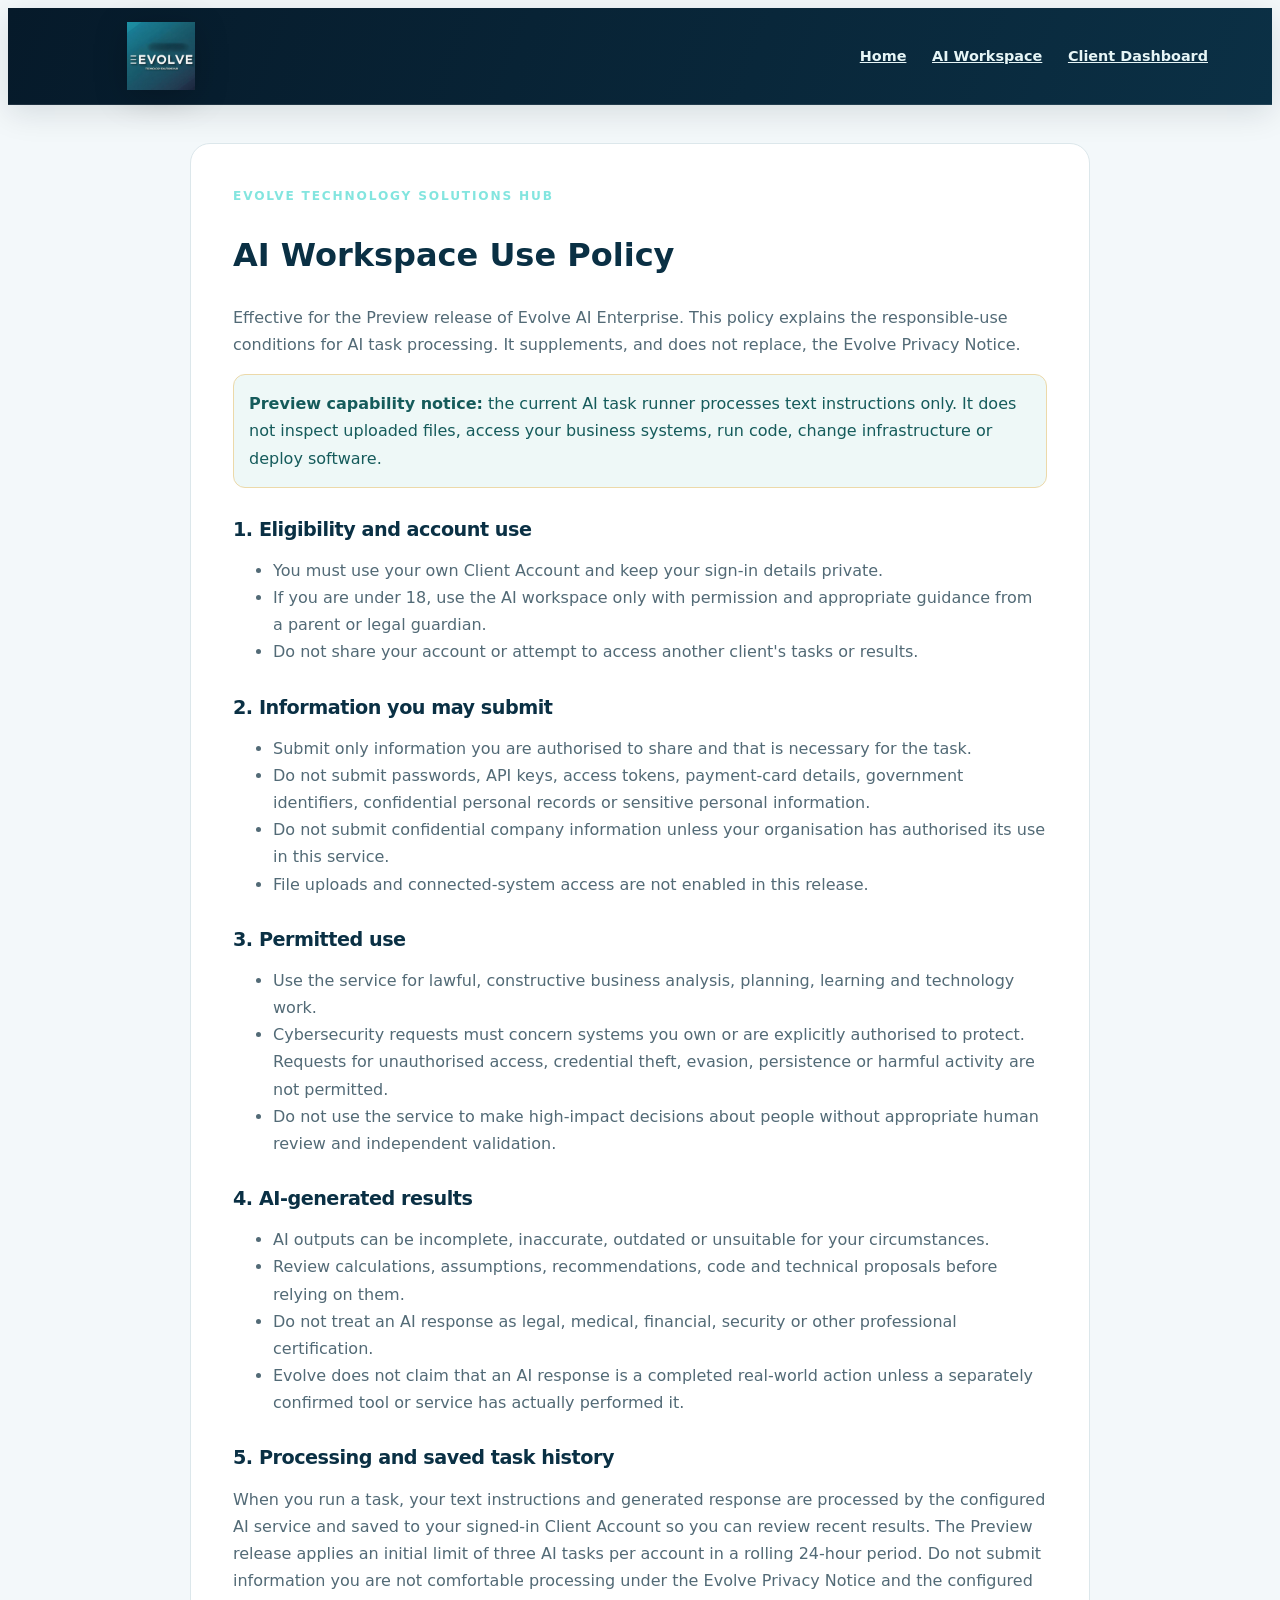
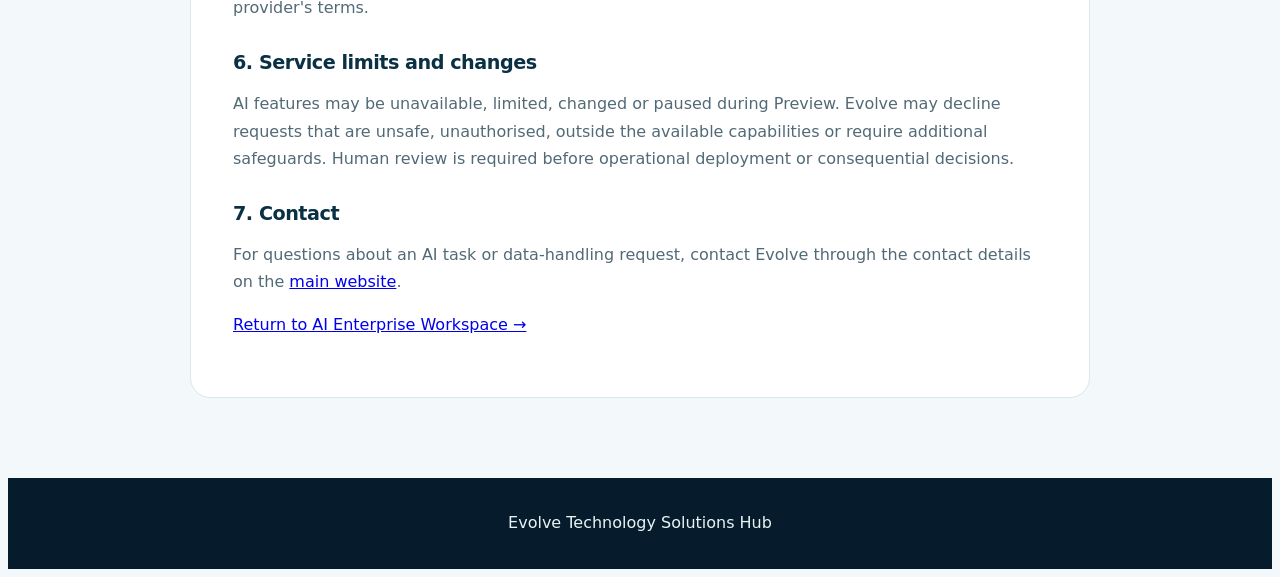
<file: evolve-platform 3/ai-use-policy.html>
<!doctype html>
<html lang="en"><head><meta charset="utf-8"><meta name="viewport" content="width=device-width,initial-scale=1"><title>AI Workspace Use Policy | Evolve</title><link rel="stylesheet" href="shared.css"><style>.policy{width:min(900px,calc(100% - 32px));margin:38px auto 80px;background:#fff;border:1px solid #dce7eb;border-radius:20px;padding:clamp(22px,4vw,42px);line-height:1.7}.policy h1,.policy h2{color:#0a3044}.policy h2{margin-top:30px;font-size:1.2rem}.policy p,.policy li{color:#526a76}.policy .notice{padding:15px;border-radius:12px;background:#eef8f7;color:#155b5b}</style></head><body><header><a href="index.html"><img src="assets/evolve-logo.jpg" alt="Evolve"></a><nav><a href="index.html">Home</a><a href="ai-workspace.html">AI Workspace</a><a href="client-dashboard.html">Client Dashboard</a></nav></header><main class="policy"><div class="kicker">Evolve Technology Solutions Hub</div><h1>AI Workspace Use Policy</h1><p>Effective for the Preview release of Evolve AI Enterprise. This policy explains the responsible-use conditions for AI task processing. It supplements, and does not replace, the Evolve Privacy Notice.</p><div class="notice"><strong>Preview capability notice:</strong> the current AI task runner processes text instructions only. It does not inspect uploaded files, access your business systems, run code, change infrastructure or deploy software.</div><h2>1. Eligibility and account use</h2><ul><li>You must use your own Client Account and keep your sign-in details private.</li><li>If you are under 18, use the AI workspace only with permission and appropriate guidance from a parent or legal guardian.</li><li>Do not share your account or attempt to access another client's tasks or results.</li></ul><h2>2. Information you may submit</h2><ul><li>Submit only information you are authorised to share and that is necessary for the task.</li><li>Do not submit passwords, API keys, access tokens, payment-card details, government identifiers, confidential personal records or sensitive personal information.</li><li>Do not submit confidential company information unless your organisation has authorised its use in this service.</li><li>File uploads and connected-system access are not enabled in this release.</li></ul><h2>3. Permitted use</h2><ul><li>Use the service for lawful, constructive business analysis, planning, learning and technology work.</li><li>Cybersecurity requests must concern systems you own or are explicitly authorised to protect. Requests for unauthorised access, credential theft, evasion, persistence or harmful activity are not permitted.</li><li>Do not use the service to make high-impact decisions about people without appropriate human review and independent validation.</li></ul><h2>4. AI-generated results</h2><ul><li>AI outputs can be incomplete, inaccurate, outdated or unsuitable for your circumstances.</li><li>Review calculations, assumptions, recommendations, code and technical proposals before relying on them.</li><li>Do not treat an AI response as legal, medical, financial, security or other professional certification.</li><li>Evolve does not claim that an AI response is a completed real-world action unless a separately confirmed tool or service has actually performed it.</li></ul><h2>5. Processing and saved task history</h2><p>When you run a task, your text instructions and generated response are processed by the configured AI service and saved to your signed-in Client Account so you can review recent results. The Preview release applies an initial limit of three AI tasks per account in a rolling 24-hour period. Do not submit information you are not comfortable processing under the Evolve Privacy Notice and the configured provider's terms.</p><h2>6. Service limits and changes</h2><p>AI features may be unavailable, limited, changed or paused during Preview. Evolve may decline requests that are unsafe, unauthorised, outside the available capabilities or require additional safeguards. Human review is required before operational deployment or consequential decisions.</p><h2>7. Contact</h2><p>For questions about an AI task or data-handling request, contact Evolve through the contact details on the <a href="index.html#contact">main website</a>.</p><p><a href="ai-workspace.html">Return to AI Enterprise Workspace →</a></p></main><footer>Evolve Technology Solutions Hub</footer></body></html>
</file>
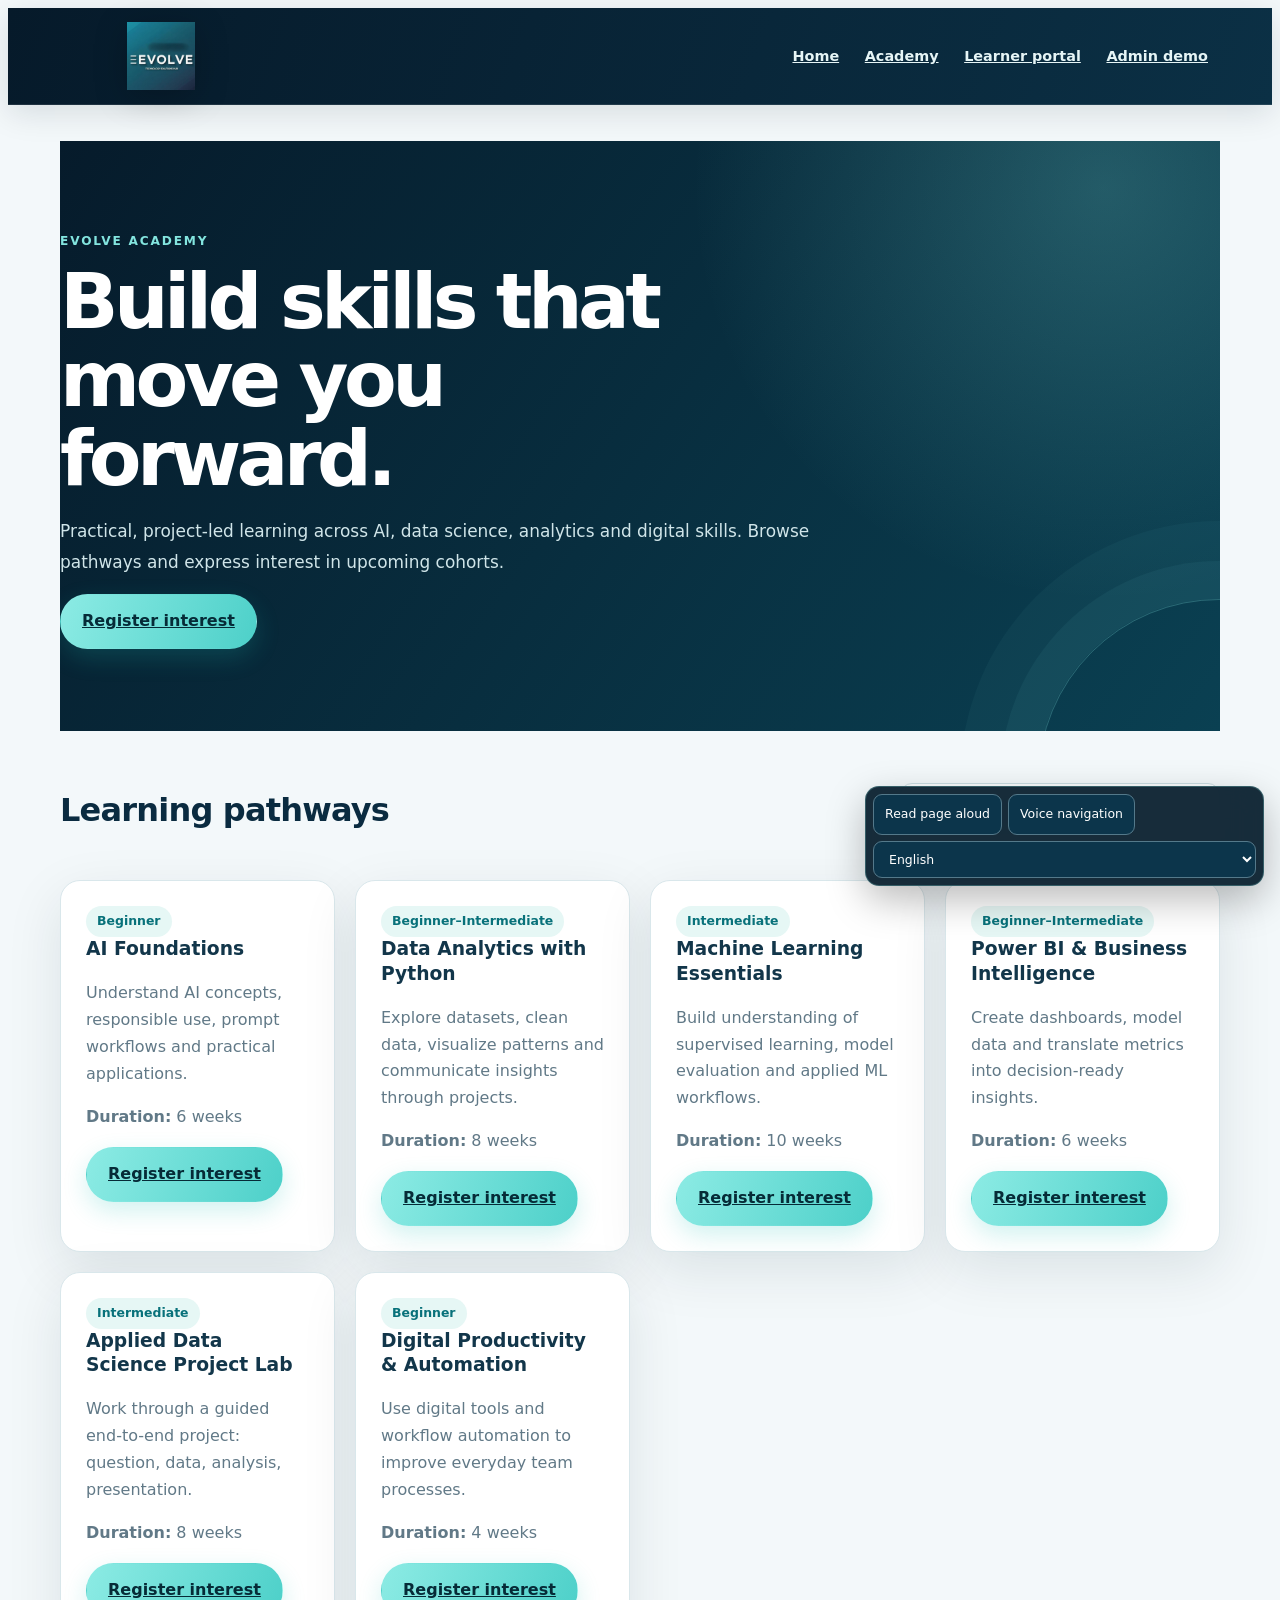
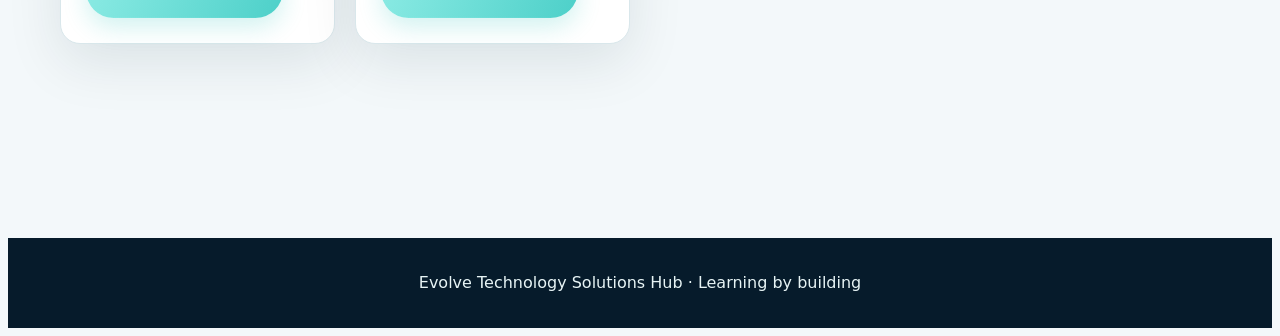
<file: evolve-platform 3/courses.html>
<!doctype html><html lang="en"><head><meta charset="utf-8"><meta name="viewport" content="width=device-width,initial-scale=1"><title>Evolve Academy | Courses</title><link rel="stylesheet" href="shared.css"></head><body><header><a href="index.html"><img src="assets/evolve-logo.jpg" alt="Evolve"></a><nav><a href="index.html">Home</a><a href="courses.html">Academy</a><a href="portal.html">Learner portal</a><a href="admin.html">Admin demo</a></nav></header><main class="wrap"><section class="hero"><div class="kicker">Evolve Academy</div><h1>Build skills that move you forward.</h1><p>Practical, project-led learning across AI, data science, analytics and digital skills. Browse pathways and express interest in upcoming cohorts.</p><a class="btn" href="portal.html#register">Register interest</a></section><div class="toolbar"><h2>Learning pathways</h2><input class="input" style="max-width:320px" id="filter" placeholder="Search courses"></div><div class="grid" id="catalog"></div></main><footer>Evolve Technology Solutions Hub · Learning by building</footer><script>const courses=[['AI Foundations','Understand AI concepts, responsible use, prompt workflows and practical applications.','Beginner','6 weeks'],['Data Analytics with Python','Explore datasets, clean data, visualize patterns and communicate insights through projects.','Beginner–Intermediate','8 weeks'],['Machine Learning Essentials','Build understanding of supervised learning, model evaluation and applied ML workflows.','Intermediate','10 weeks'],['Power BI & Business Intelligence','Create dashboards, model data and translate metrics into decision-ready insights.','Beginner–Intermediate','6 weeks'],['Applied Data Science Project Lab','Work through a guided end-to-end project: question, data, analysis, presentation.','Intermediate','8 weeks'],['Digital Productivity & Automation','Use digital tools and workflow automation to improve everyday team processes.','Beginner','4 weeks']];function render(q=''){document.getElementById('catalog').innerHTML=courses.filter(c=>c.join(' ').toLowerCase().includes(q.toLowerCase())).map(c=>`<article class="card"><span class="pill">${c[2]}</span><h3>${c[0]}</h3><p class="muted">${c[1]}</p><p><b>Duration:</b> ${c[3]}</p><a class="btn secondary" href="portal.html#register">Register interest</a></article>`).join('')}document.getElementById('filter').oninput=e=>render(e.target.value);render();</script><div class="mini-access" role="region" aria-label="Accessibility tools"><button id="mini-read">Read page aloud</button><button id="mini-voice">Voice navigation</button><select id="mini-lang" aria-label="Speech language"><option value="en-US">English</option><option value="fr-FR">French</option><option value="es-ES">Spanish</option><option value="pt-PT">Portuguese</option><option value="ar-SA">Arabic</option><option value="hi-IN">Hindi</option><option value="zh-CN">Chinese</option><option value="de-DE">German</option><option value="sw-KE">Swahili</option></select></div><style>.mini-access{position:fixed;z-index:999;bottom:12px;right:12px;background:#082b40;color:#fff;padding:8px;border-radius:14px;display:flex;gap:6px;flex-wrap:wrap;max-width:95vw}.mini-access button,.mini-access select{background:#0c354b;color:white;border:1px solid #54798a;padding:8px;border-radius:9px;font:inherit;font-size:.8rem}.mini-access button:focus,.mini-access select:focus{outline:3px solid #8ce8e1}@media(max-width:600px){.mini-access{left:8px;right:8px;justify-content:center}}</style><script>(()=>{let l=document.getElementById('mini-lang');function say(t){if(!('speechSynthesis'in window))return;speechSynthesis.cancel();let u=new SpeechSynthesisUtterance(t);u.lang=l.value;speechSynthesis.speak(u)}document.getElementById('mini-read').onclick=()=>say(document.body.innerText.slice(0,6000));document.getElementById('mini-voice').onclick=()=>{let SR=window.SpeechRecognition||window.webkitSpeechRecognition;if(!SR){say('Speech recognition is unavailable in this browser.');return}let r=new SR();r.lang=l.value;r.onresult=e=>{let q=e.results[0][0].transcript.toLowerCase();if(q.includes('home'))location.href='index.html';else if(q.includes('academy')||q.includes('course'))location.href='courses.html';else if(q.includes('portal'))location.href='portal.html';else if(q.includes('admin'))say('Administration is restricted to authorized staff.');else say('Try home, courses, learner portal, or administration.');};r.start()}})();</script></body></html>
</file>
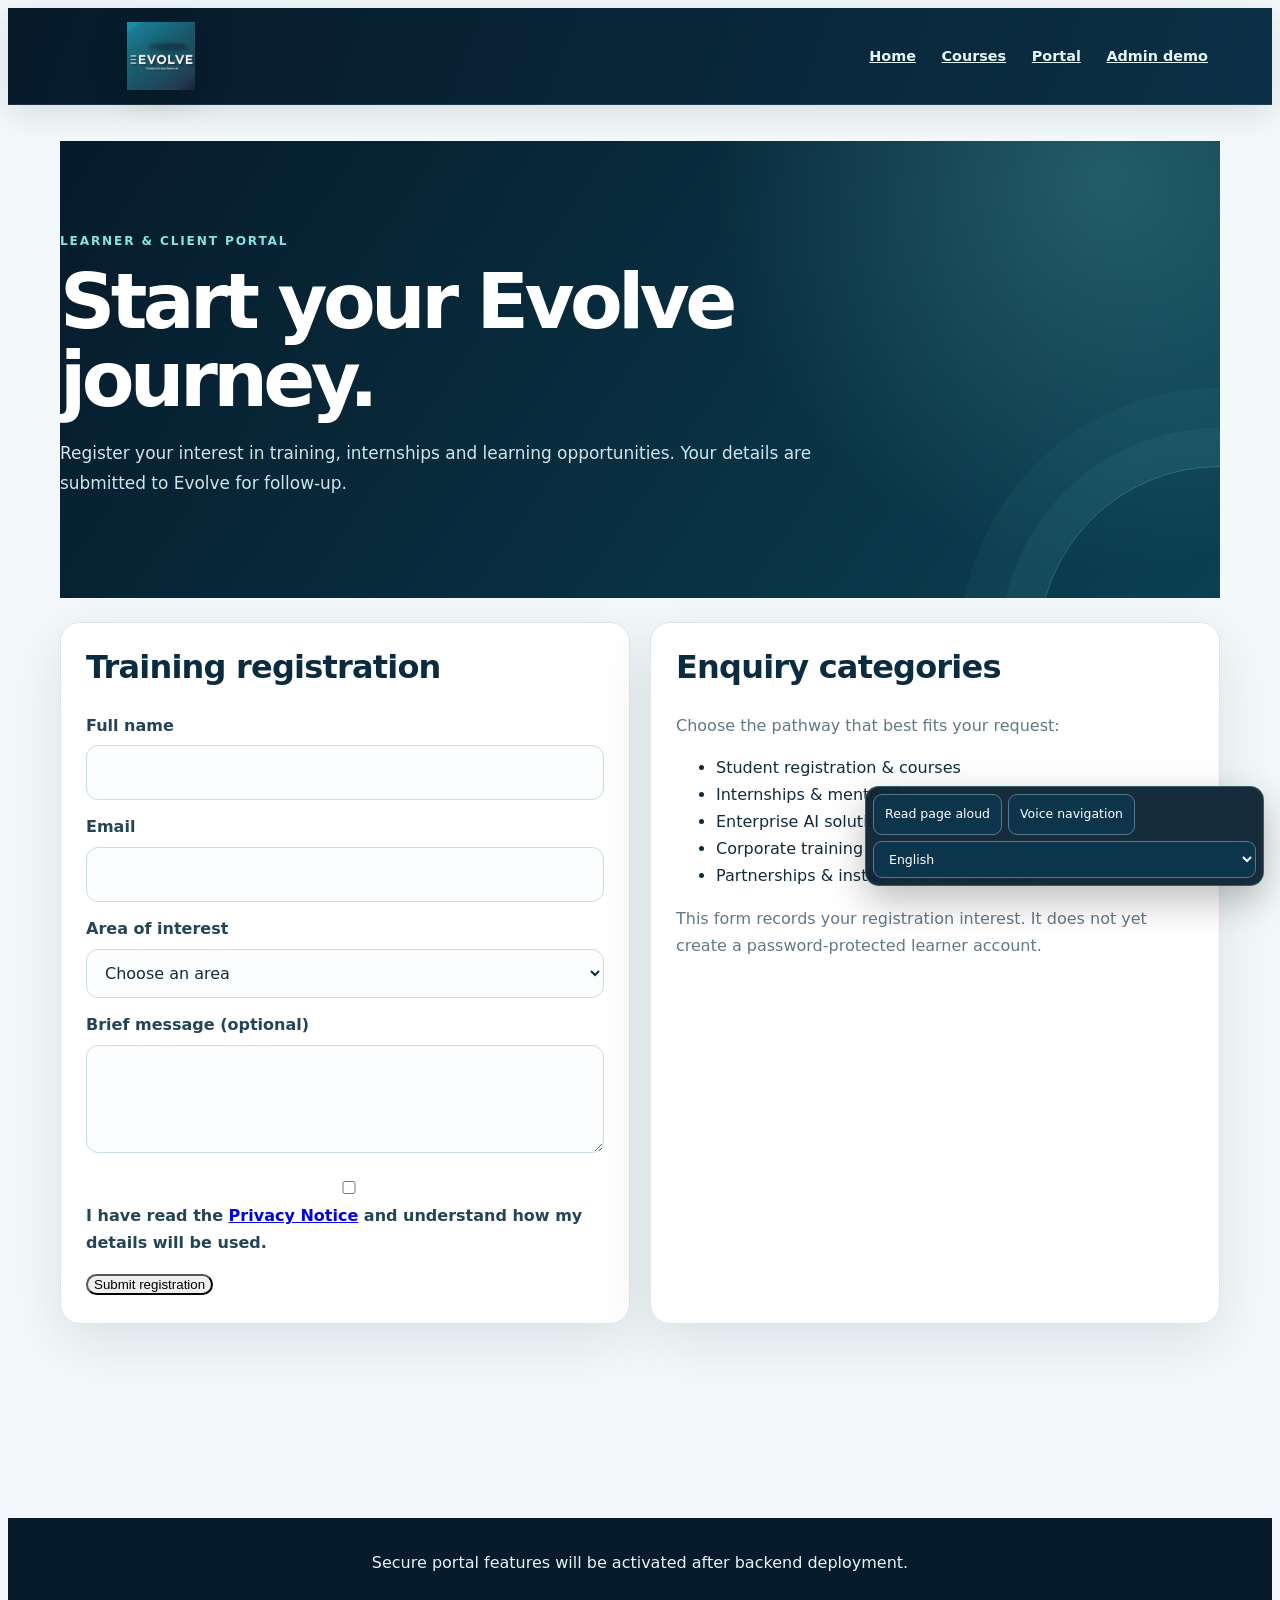
<file: evolve-platform 3/portal.html>
<!doctype html><html lang="en"><head><meta charset="utf-8"><meta name="viewport" content="width=device-width,initial-scale=1"><title>Evolve Portal | Registration</title><link rel="stylesheet" href="shared.css"></head><body><header><a href="index.html"><img src="assets/evolve-logo.jpg" alt="Evolve"></a><nav><a href="index.html">Home</a><a href="courses.html">Courses</a><a href="portal.html">Portal</a><a href="admin.html">Admin demo</a></nav></header><main class="wrap"><section class="hero"><div class="kicker">Learner & client portal</div><h1>Start your Evolve journey.</h1><p>Register your interest in training, internships and learning opportunities. Your details are submitted to Evolve for follow-up.</p></section><div class="grid"><div class="card"><h2>Training registration</h2><form id="reg">
<div class="field"><label for="reg-name">Full name</label><input id="reg-name" class="input" name="name" autocomplete="name" required maxlength="120"></div>
<div class="field"><label for="reg-email">Email</label><input id="reg-email" class="input" name="email" type="email" autocomplete="email" required maxlength="254"></div>
<div class="field"><label for="reg-interest">Area of interest</label><select id="reg-interest" class="input" name="interest" required><option value="">Choose an area</option><option>AI Foundations</option><option>Data Analytics</option><option>Machine Learning</option><option>Power BI / Business Intelligence</option><option>Digital Productivity</option><option>Internship</option></select></div>
<div class="field"><label for="reg-message">Brief message (optional)</label><textarea id="reg-message" class="input" name="message" rows="3" maxlength="2000"></textarea></div>
<div class="field" style="position:absolute;left:-10000px" aria-hidden="true"><label for="reg-website">Leave this field empty</label><input id="reg-website" name="website" tabindex="-1" autocomplete="off"></div>
<div class="field"><label><input type="checkbox" name="privacyConsent" required> I have read the <a href="privacy.html" target="_blank" rel="noopener">Privacy Notice</a> and understand how my details will be used.</label></div>
<button type="submit">Submit registration</button>
</form><div id="msg"></div></div><div class="card"><h2>Enquiry categories</h2><p>Choose the pathway that best fits your request:</p><ul><li>Student registration & courses</li><li>Internships & mentorship</li><li>Enterprise AI solutions</li><li>Corporate training</li><li>Partnerships & institutional collaboration</li></ul><p class="muted">This form records your registration interest. It does not yet create a password-protected learner account.</p></div></div><section id="register"></section></main><footer>Secure portal features will be activated after backend deployment.</footer><script>
document.getElementById('reg').addEventListener('submit', async event => {
  event.preventDefault();
  const form = event.currentTarget;
  if (!form.reportValidity()) return;
  const button = form.querySelector('button[type="submit"]');
  const data = new FormData(form);
  const msg = document.getElementById('msg');
  button.disabled = true; button.textContent = 'Submitting…';
  msg.textContent = 'Submitting your registration…';
  try {
    const response = await fetch('/api/submissions', {
      method: 'POST', headers: { 'Content-Type': 'application/json' },
      body: JSON.stringify({
        type: 'registration', name: data.get('name'), email: data.get('email'),
        interest: data.get('interest'), message: data.get('message'),
        website: data.get('website'), privacyConsent: data.get('privacyConsent') === 'on'
      })
    });
    const result = await response.json();
    if (!response.ok || !result.ok) throw new Error(result.message || 'Registration could not be submitted.');
    msg.className = 'notice'; msg.textContent = result.message;
    form.reset();
  } catch (error) {
    msg.className = 'notice'; msg.textContent = error.message || 'We could not submit your registration. Please try again.';
  } finally { button.disabled = false; button.textContent = 'Submit registration'; }
});
</script><div class="mini-access" role="region" aria-label="Accessibility tools"><button id="mini-read">Read page aloud</button><button id="mini-voice">Voice navigation</button><select id="mini-lang" aria-label="Speech language"><option value="en-US">English</option><option value="fr-FR">French</option><option value="es-ES">Spanish</option><option value="pt-PT">Portuguese</option><option value="ar-SA">Arabic</option><option value="hi-IN">Hindi</option><option value="zh-CN">Chinese</option><option value="de-DE">German</option><option value="sw-KE">Swahili</option></select></div><style>.mini-access{position:fixed;z-index:999;bottom:12px;right:12px;background:#082b40;color:#fff;padding:8px;border-radius:14px;display:flex;gap:6px;flex-wrap:wrap;max-width:95vw}.mini-access button,.mini-access select{background:#0c354b;color:white;border:1px solid #54798a;padding:8px;border-radius:9px;font:inherit;font-size:.8rem}.mini-access button:focus,.mini-access select:focus{outline:3px solid #8ce8e1}@media(max-width:600px){.mini-access{left:8px;right:8px;justify-content:center}}</style><script>(()=>{let l=document.getElementById('mini-lang');function say(t){if(!('speechSynthesis'in window))return;speechSynthesis.cancel();let u=new SpeechSynthesisUtterance(t);u.lang=l.value;speechSynthesis.speak(u)}document.getElementById('mini-read').onclick=()=>say(document.body.innerText.slice(0,6000));document.getElementById('mini-voice').onclick=()=>{let SR=window.SpeechRecognition||window.webkitSpeechRecognition;if(!SR){say('Speech recognition is unavailable in this browser.');return}let r=new SR();r.lang=l.value;r.onresult=e=>{let q=e.results[0][0].transcript.toLowerCase();if(q.includes('home'))location.href='index.html';else if(q.includes('academy')||q.includes('course'))location.href='courses.html';else if(q.includes('portal'))location.href='portal.html';else if(q.includes('admin'))say('Administration is restricted to authorized staff.');else say('Try home, courses, learner portal, or administration.');};r.start()}})();</script></body></html>
</file>
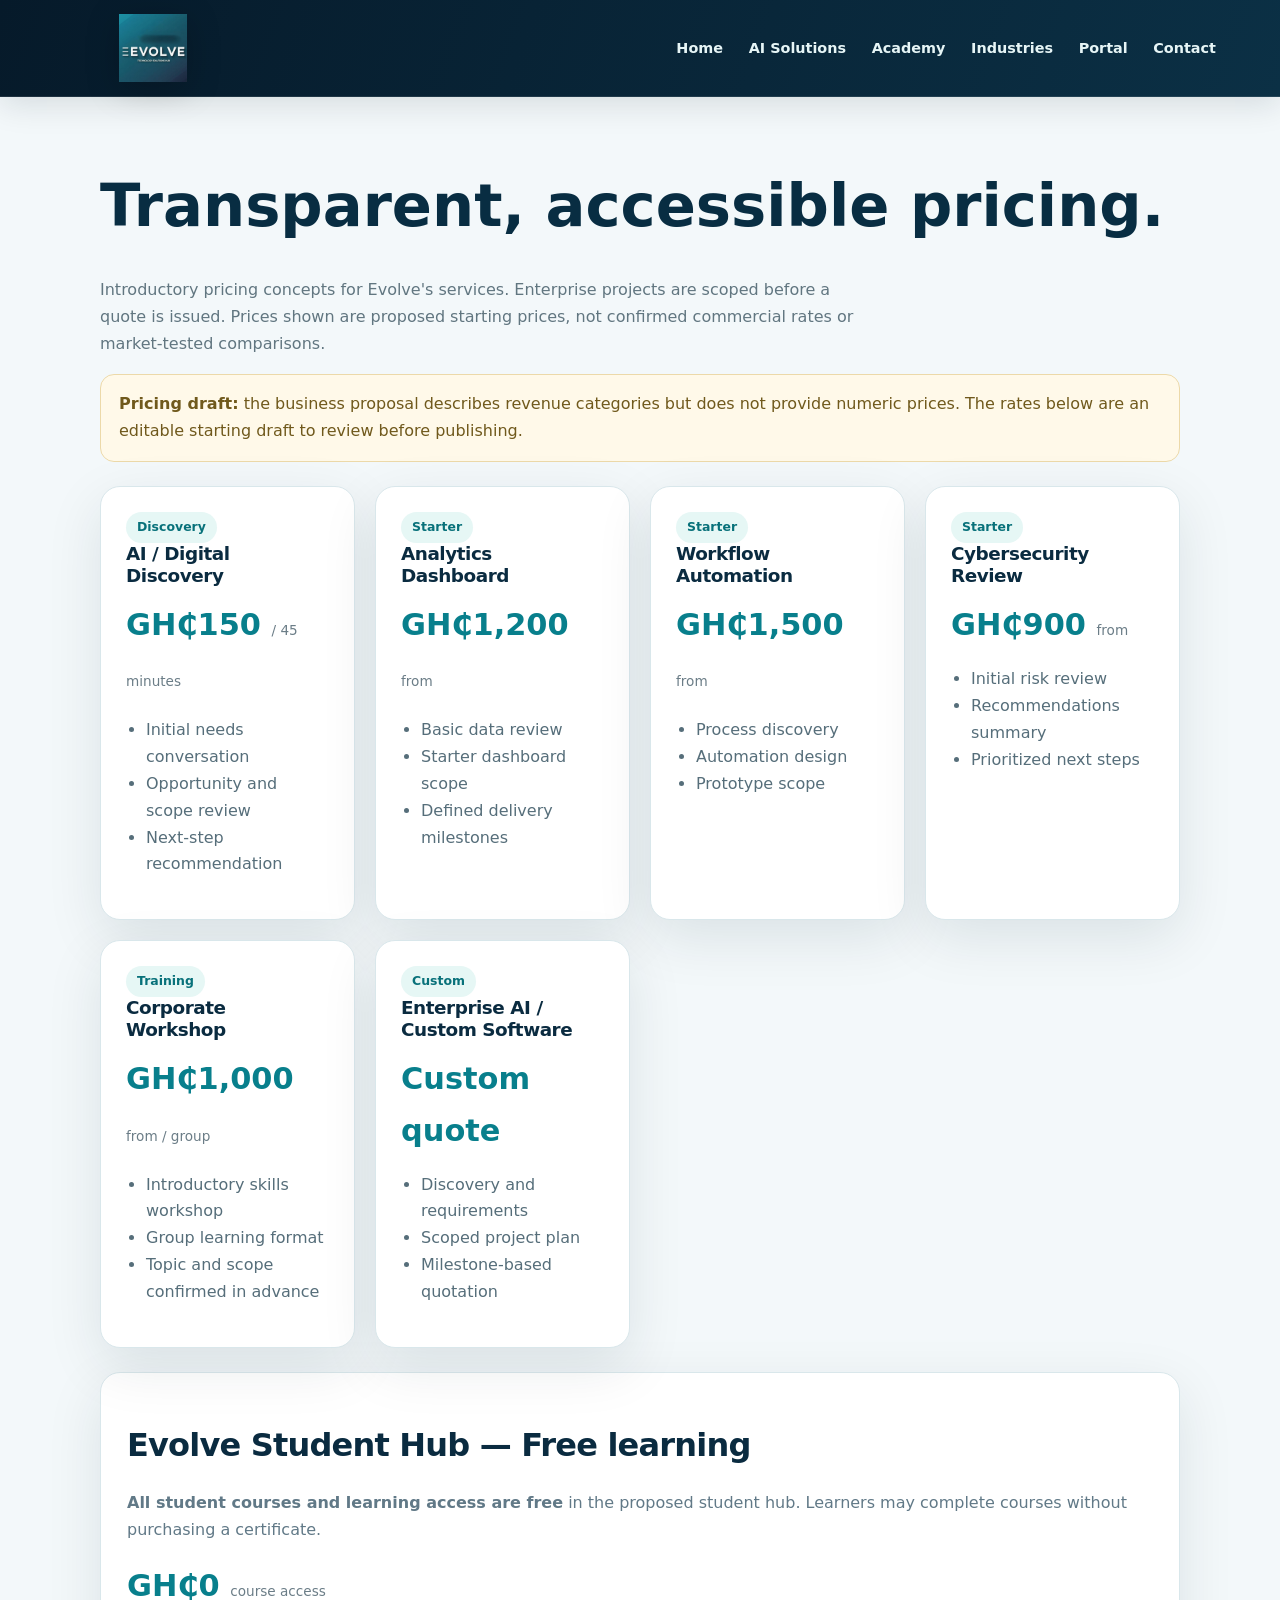
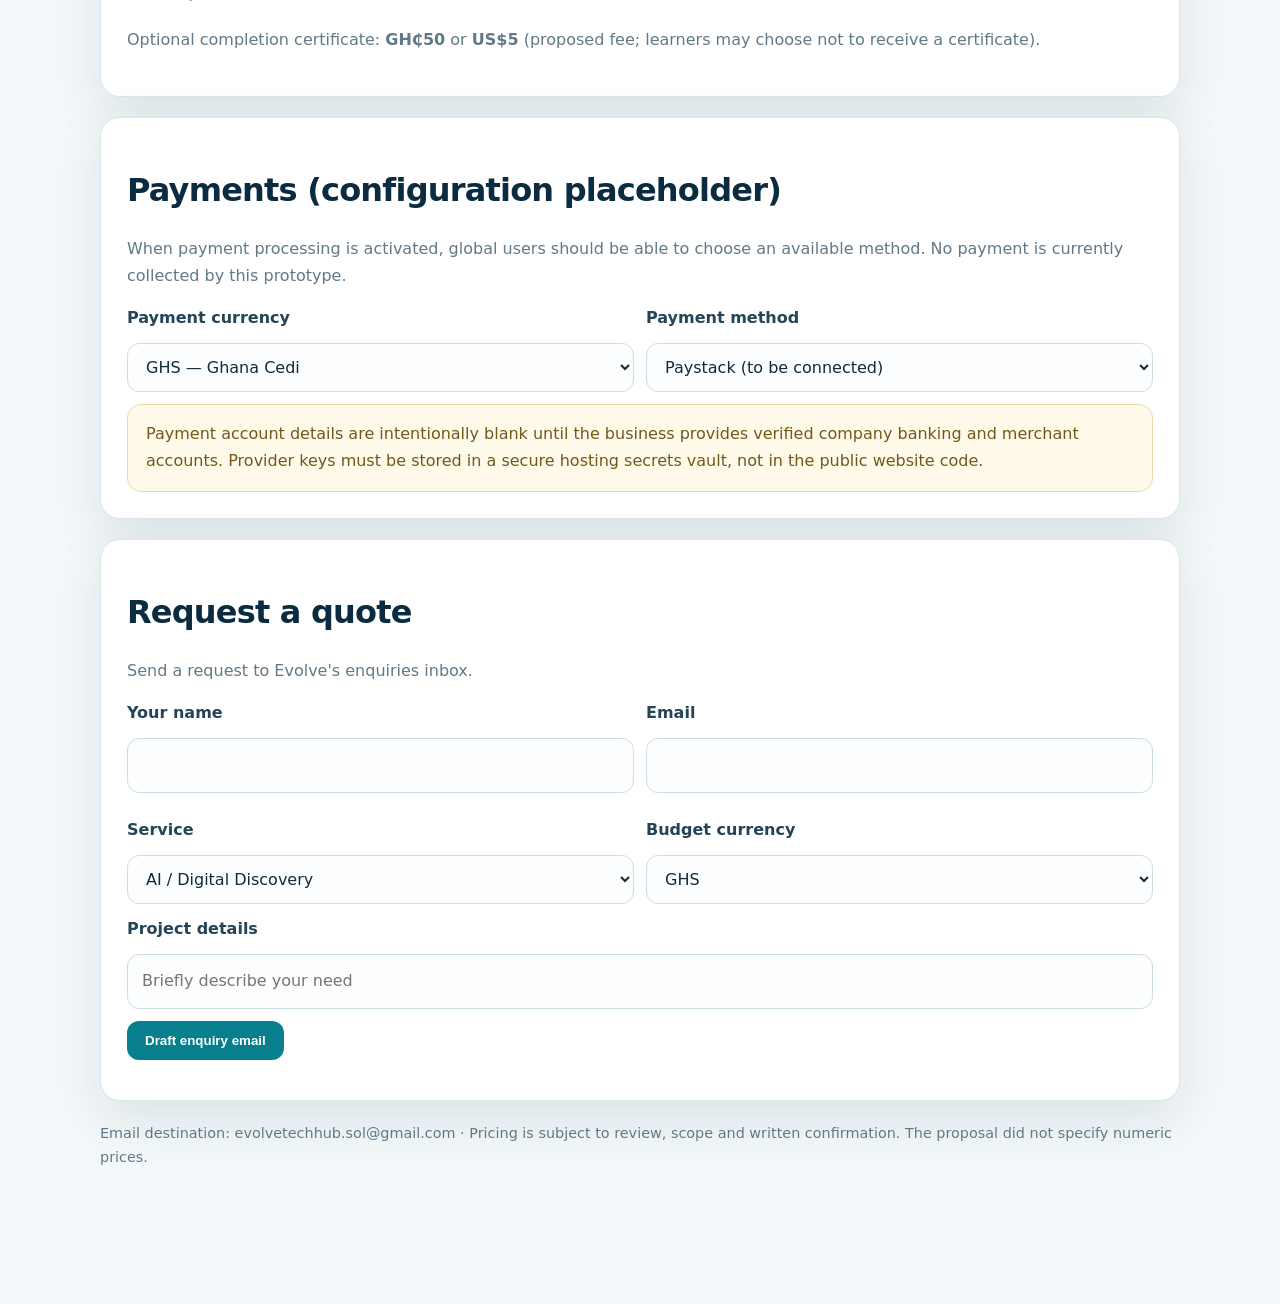
<file: evolve-platform 3/pricing.html>
<!doctype html><html lang="en"><head><meta charset="utf-8"><meta name="viewport" content="width=device-width,initial-scale=1"><title>Pricing | Evolve</title><style>body{margin:0;font-family:system-ui,sans-serif;color:#142d3d;background:#f5f8fa}header{background:#061b2c;color:white;padding:18px 5vw;display:flex;justify-content:space-between;flex-wrap:wrap}a{color:inherit;text-decoration:none}.wrap{max-width:1120px;margin:auto;padding:28px 20px 120px}h1{font-size:clamp(2.2rem,5vw,3.7rem);line-height:1.1;color:#082d42}.intro{color:#617680;max-width:760px}.cards{display:grid;grid-template-columns:repeat(auto-fit,minmax(245px,1fr));gap:15px;margin:26px 0}.card{background:#fff;border:1px solid #dce7eb;border-radius:20px;padding:22px;box-shadow:0 10px 28px #0a30440a}.card h2{font-size:1.15rem;margin:0 0 8px}.price{font-size:1.9rem;font-weight:800;color:#087f8c;margin:12px 0}.price small{font-size:.85rem;font-weight:500;color:#6b7d87}.card ul{padding-left:20px;color:#566e7a}.badge{display:inline-block;background:#e7f5f4;color:#087782;padding:5px 10px;border-radius:30px;font-size:.76rem;font-weight:700}.section{background:#fff;border:1px solid #dce7eb;border-radius:20px;padding:22px;margin:18px 0}.formgrid{display:grid;grid-template-columns:1fr 1fr;gap:12px}input,select{width:100%;padding:11px;border:1px solid #cad9de;border-radius:10px;margin:5px 0 12px}button{cursor:pointer;border:0;border-radius:24px;padding:12px 18px;font-weight:700;background:#087f8c;color:white}button.secondary{background:#eef4f5;color:#14364a;border:1px solid #d5e3e6}.notice{background:#fff8e6;border:1px solid #f1d9a3;border-radius:12px;padding:14px;color:#715819}.small{font-size:.9rem;color:#667983}@media(max-width:650px){.formgrid{grid-template-columns:1fr}}
</style><link rel="stylesheet" href="shared.css"></head><body><header><a href="index.html" aria-label="Evolve home"><img src="assets/evolve-logo.jpg" alt="Evolve Technology Solutions Hub"></a><nav aria-label="Main navigation"><a href="index.html">Home</a><a href="index.html#solutions">AI Solutions</a><a href="courses.html">Academy</a><a href="sector-solutions.html">Industries</a><a href="portal.html">Portal</a><a href="index.html#contact">Contact</a></nav></header><main class="wrap"><h1>Transparent, accessible pricing.</h1><p class="intro">Introductory pricing concepts for Evolve's services. Enterprise projects are scoped before a quote is issued. Prices shown are proposed starting prices, not confirmed commercial rates or market-tested comparisons.</p><p class="notice"><strong>Pricing draft:</strong> the business proposal describes revenue categories but does not provide numeric prices. The rates below are an editable starting draft to review before publishing.</p><div class="cards">
<div class="card"><span class="badge">Discovery</span><h2>AI / Digital Discovery</h2><div class="price">GH₵150 <small>/ 45 minutes</small></div><ul><li>Initial needs conversation</li><li>Opportunity and scope review</li><li>Next-step recommendation</li></ul></div>
<div class="card"><span class="badge">Starter</span><h2>Analytics Dashboard</h2><div class="price">GH₵1,200 <small>from</small></div><ul><li>Basic data review</li><li>Starter dashboard scope</li><li>Defined delivery milestones</li></ul></div>
<div class="card"><span class="badge">Starter</span><h2>Workflow Automation</h2><div class="price">GH₵1,500 <small>from</small></div><ul><li>Process discovery</li><li>Automation design</li><li>Prototype scope</li></ul></div>
<div class="card"><span class="badge">Starter</span><h2>Cybersecurity Review</h2><div class="price">GH₵900 <small>from</small></div><ul><li>Initial risk review</li><li>Recommendations summary</li><li>Prioritized next steps</li></ul></div>
<div class="card"><span class="badge">Training</span><h2>Corporate Workshop</h2><div class="price">GH₵1,000 <small>from / group</small></div><ul><li>Introductory skills workshop</li><li>Group learning format</li><li>Topic and scope confirmed in advance</li></ul></div>
<div class="card"><span class="badge">Custom</span><h2>Enterprise AI / Custom Software</h2><div class="price">Custom quote</div><ul><li>Discovery and requirements</li><li>Scoped project plan</li><li>Milestone-based quotation</li></ul></div>
</div><section class="section"><h2>Evolve Student Hub — Free learning</h2><p><strong>All student courses and learning access are free</strong> in the proposed student hub. Learners may complete courses without purchasing a certificate.</p><div class="price">GH₵0 <small>course access</small></div><p>Optional completion certificate: <strong>GH₵50</strong> or <strong>US$5</strong> (proposed fee; learners may choose not to receive a certificate).</p></section>
<section class="section"><h2>Payments (configuration placeholder)</h2><p>When payment processing is activated, global users should be able to choose an available method. No payment is currently collected by this prototype.</p><div class="formgrid"><div><label>Payment currency</label><select id="currency"><option>GHS — Ghana Cedi</option><option>USD — US Dollar</option><option>EUR — Euro</option><option>GBP — Pound Sterling</option></select></div><div><label>Payment method</label><select id="method"><option>Paystack (to be connected)</option><option>Flutterwave (to be connected)</option><option>Stripe (to be connected)</option><option>Mobile Money (details pending)</option><option>Bank transfer (details pending)</option></select></div></div><div class="notice">Payment account details are intentionally blank until the business provides verified company banking and merchant accounts. Provider keys must be stored in a secure hosting secrets vault, not in the public website code.</div></section>
<section class="section"><h2>Request a quote</h2><p>Send a request to Evolve's enquiries inbox.</p><form id="quote"><div class="formgrid"><div><label>Your name</label><input required name="name"></div><div><label>Email</label><input required type="email" name="email"></div><div><label>Service</label><select name="service"><option>AI / Digital Discovery</option><option>Analytics Dashboard</option><option>Workflow Automation</option><option>Cybersecurity Review</option><option>Corporate Workshop</option><option>Enterprise AI / Custom Software</option></select></div><div><label>Budget currency</label><select name="currency"><option>GHS</option><option>USD</option><option>EUR</option><option>GBP</option></select></div></div><label>Project details</label><input name="details" placeholder="Briefly describe your need"><button type="submit">Draft enquiry email</button></form><p id="status" class="small" aria-live="polite"></p></section>
<p class="small">Email destination: evolvetechhub.sol@gmail.com · Pricing is subject to review, scope and written confirmation. The proposal did not specify numeric prices.</p></main><script>
document.getElementById('quote').addEventListener('submit', async event => {
  event.preventDefault();
  const form = event.currentTarget;
  if (!form.reportValidity()) return;
  const button = form.querySelector('button[type="submit"]');
  const data = new FormData(form);
  const status = document.getElementById('status');
  button.disabled = true; button.textContent = 'Submitting…';
  status.textContent = 'Submitting your quote request…';
  try {
    const response = await fetch('/api/submissions', {
      method: 'POST', headers: { 'Content-Type': 'application/json' },
      body: JSON.stringify({
        type: 'quote', name: data.get('name'), email: data.get('email'),
        service: data.get('service'), currency: data.get('currency'),
        details: data.get('details'), website: data.get('website'),
        privacyConsent: data.get('privacyConsent') === 'on'
      })
    });
    const result = await response.json();
    if (!response.ok || !result.ok) throw new Error(result.message || 'Quote request could not be submitted.');
    status.textContent = result.message; form.reset();
  } catch (error) {
    status.textContent = error.message || 'We could not submit your request. Please try again.';
  } finally { button.disabled = false; button.textContent = 'Send quote request'; }
});
</script></body></html>
</file>
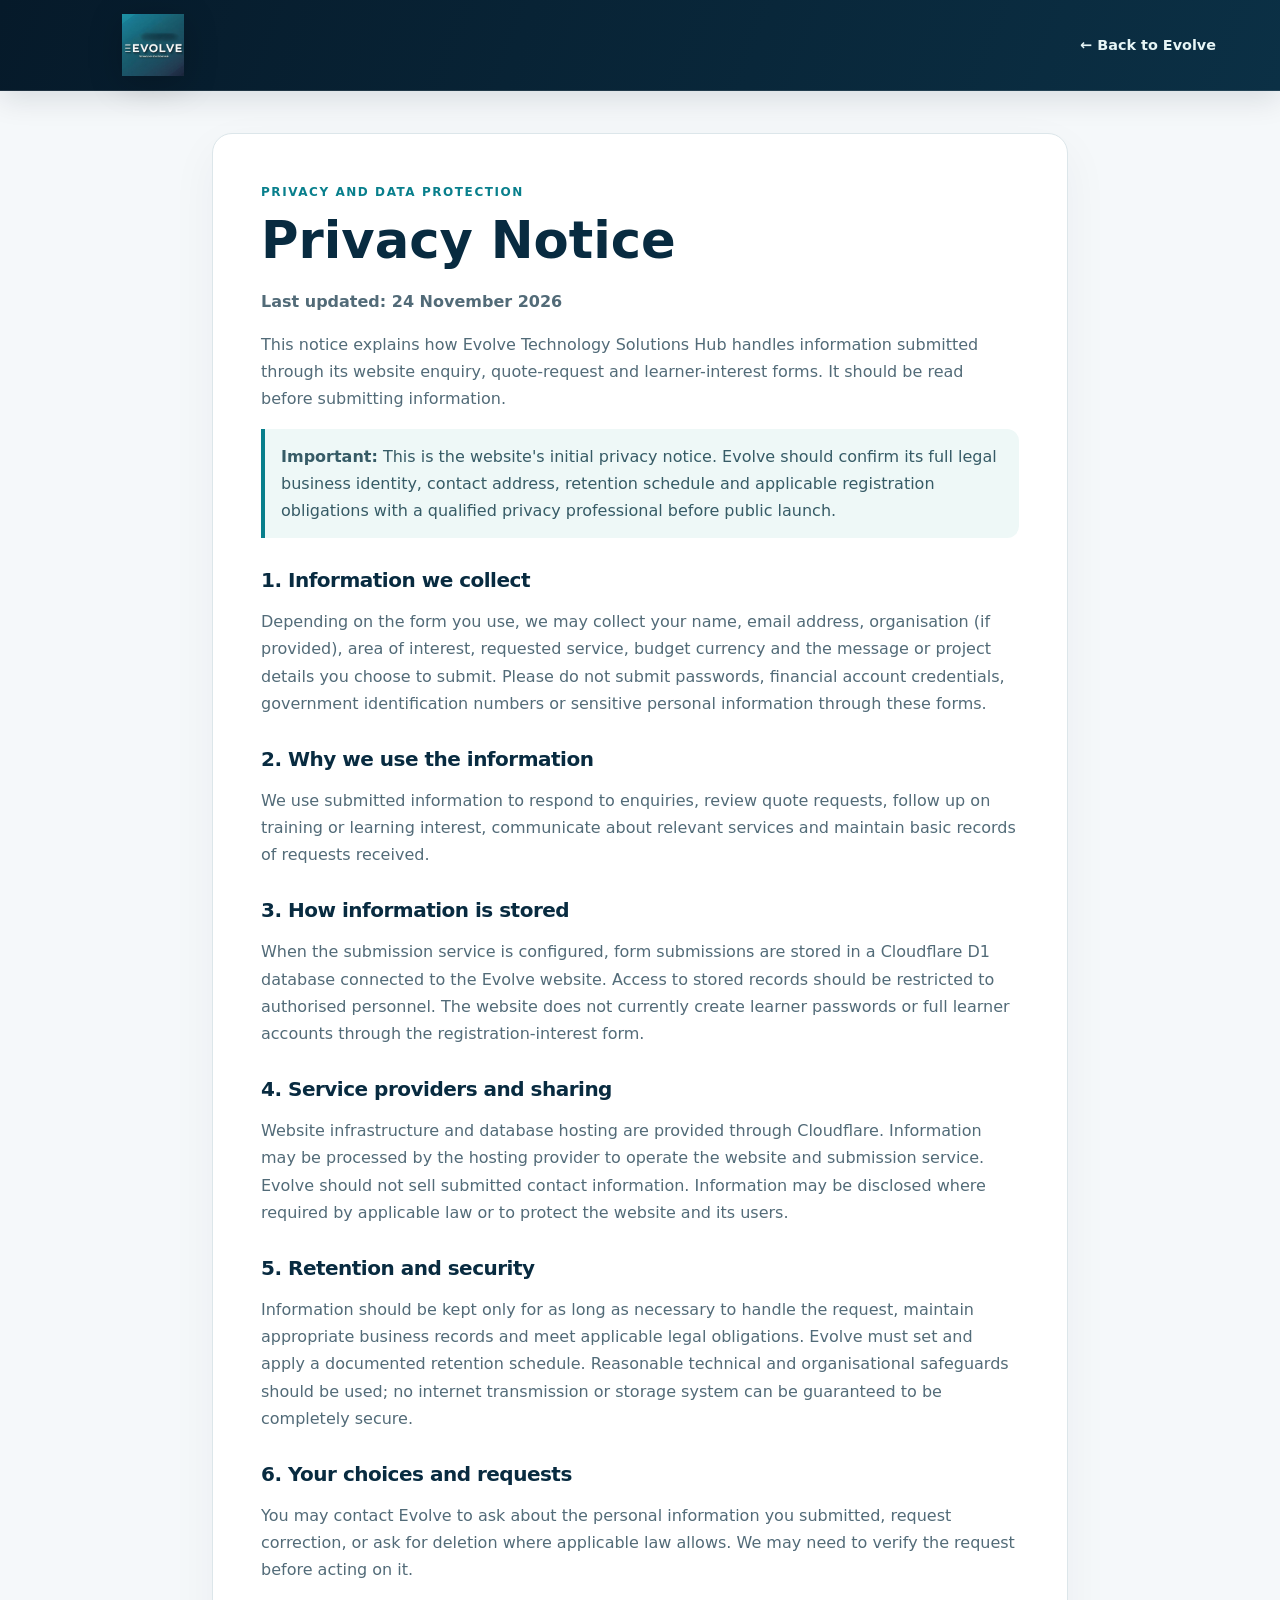
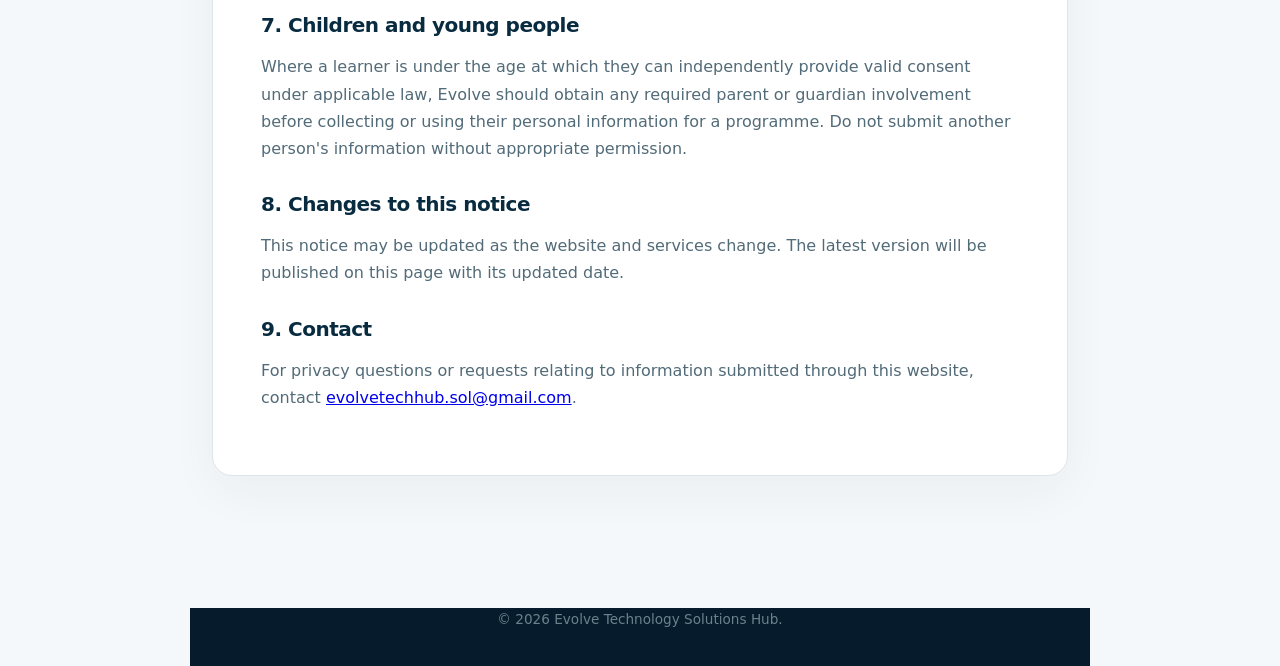
<file: evolve-platform 3/privacy.html>
<!doctype html>
<html lang="en">
<head>
  <meta charset="utf-8">
  <meta name="viewport" content="width=device-width, initial-scale=1">
  <meta name="theme-color" content="#071c2d">
  <title>Privacy Notice | Evolve Technology Solutions Hub</title>
  <link rel="stylesheet" href="shared.css">
  <style>
    body{margin:0;background:#f5f8fa;color:#183343;font-family:Inter,system-ui,-apple-system,"Segoe UI",sans-serif;line-height:1.7}
    header{background:#071c2d;color:#fff;padding:15px max(22px,calc((100% - 1080px)/2));display:flex;align-items:center;justify-content:space-between;gap:18px}
    header img{width:175px;height:62px;object-fit:contain}header a{color:inherit;text-decoration:none}
    main{max-width:900px;margin:42px auto;padding:0 22px 90px}
    .paper{background:#fff;border:1px solid #dce6ea;border-radius:20px;padding:clamp(22px,5vw,48px);box-shadow:0 16px 48px #092b3b0c}
    h1,h2{color:#082b40;line-height:1.2}h1{font-size:clamp(2.1rem,5vw,3.2rem);margin:8px 0 14px}h2{font-size:1.25rem;margin:30px 0 8px}
    p,li{color:#526b78}.eyebrow{color:#087f8c;text-transform:uppercase;letter-spacing:.13em;font-size:.75rem;font-weight:800}
    .review{padding:14px 16px;border-left:4px solid #087f8c;background:#eef8f7;border-radius:0 12px 12px 0;color:#365b66}
    footer{max-width:900px;margin:0 auto;padding:0 22px 35px;color:#6c818b;font-size:.85rem}
    @media(max-width:600px){header img{width:140px}main{margin:22px auto}}
  </style>
</head>
<body>
<header><a href="index.html" aria-label="Evolve home"><img src="assets/evolve-logo.jpg" alt="Evolve Technology Solutions Hub"></a><a href="index.html">← Back to Evolve</a></header>
<main><article class="paper">
  <div class="eyebrow">Privacy and data protection</div>
  <h1>Privacy Notice</h1>
  <p><strong>Last updated: 24 November 2026</strong></p>
  <p>This notice explains how Evolve Technology Solutions Hub handles information submitted through its website enquiry, quote-request and learner-interest forms. It should be read before submitting information.</p>
  <div class="review"><strong>Important:</strong> This is the website's initial privacy notice. Evolve should confirm its full legal business identity, contact address, retention schedule and applicable registration obligations with a qualified privacy professional before public launch.</div>

  <h2>1. Information we collect</h2>
  <p>Depending on the form you use, we may collect your name, email address, organisation (if provided), area of interest, requested service, budget currency and the message or project details you choose to submit. Please do not submit passwords, financial account credentials, government identification numbers or sensitive personal information through these forms.</p>

  <h2>2. Why we use the information</h2>
  <p>We use submitted information to respond to enquiries, review quote requests, follow up on training or learning interest, communicate about relevant services and maintain basic records of requests received.</p>

  <h2>3. How information is stored</h2>
  <p>When the submission service is configured, form submissions are stored in a Cloudflare D1 database connected to the Evolve website. Access to stored records should be restricted to authorised personnel. The website does not currently create learner passwords or full learner accounts through the registration-interest form.</p>

  <h2>4. Service providers and sharing</h2>
  <p>Website infrastructure and database hosting are provided through Cloudflare. Information may be processed by the hosting provider to operate the website and submission service. Evolve should not sell submitted contact information. Information may be disclosed where required by applicable law or to protect the website and its users.</p>

  <h2>5. Retention and security</h2>
  <p>Information should be kept only for as long as necessary to handle the request, maintain appropriate business records and meet applicable legal obligations. Evolve must set and apply a documented retention schedule. Reasonable technical and organisational safeguards should be used; no internet transmission or storage system can be guaranteed to be completely secure.</p>

  <h2>6. Your choices and requests</h2>
  <p>You may contact Evolve to ask about the personal information you submitted, request correction, or ask for deletion where applicable law allows. We may need to verify the request before acting on it.</p>

  <h2>7. Children and young people</h2>
  <p>Where a learner is under the age at which they can independently provide valid consent under applicable law, Evolve should obtain any required parent or guardian involvement before collecting or using their personal information for a programme. Do not submit another person's information without appropriate permission.</p>

  <h2>8. Changes to this notice</h2>
  <p>This notice may be updated as the website and services change. The latest version will be published on this page with its updated date.</p>

  <h2>9. Contact</h2>
  <p>For privacy questions or requests relating to information submitted through this website, contact <a href="mailto:evolvetechhub.sol@gmail.com">evolvetechhub.sol@gmail.com</a>.</p>
</article></main>
<footer>© <span id="year"></span> Evolve Technology Solutions Hub.</footer>
<script>document.getElementById('year').textContent=new Date().getFullYear();</script>
</body>
</html>
</file>
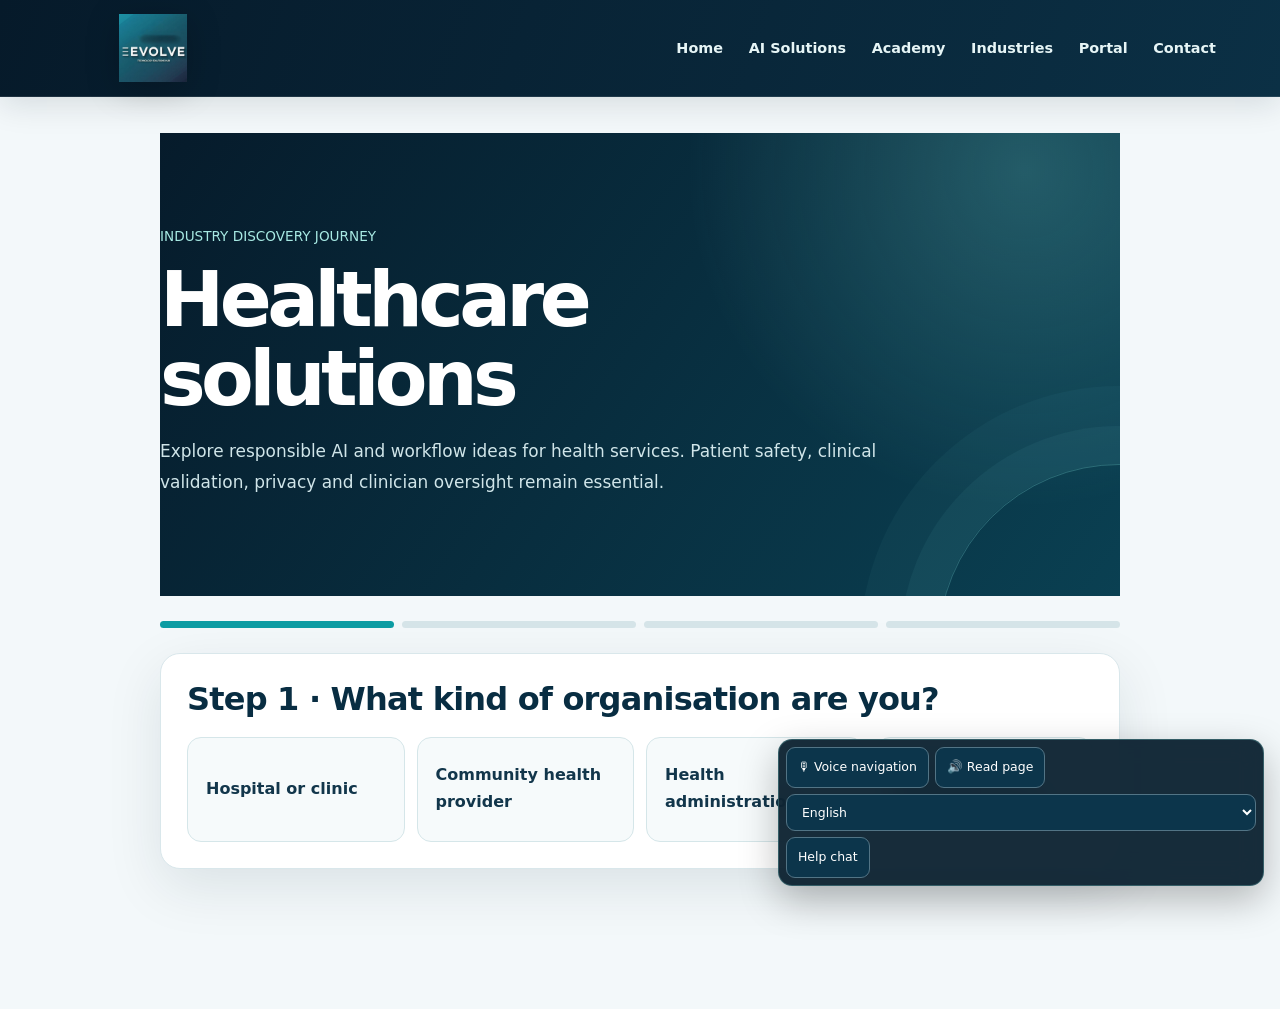
<file: evolve-platform 3/sector-solutions.html>
<!doctype html><html lang="en"><head><meta charset="utf-8"><meta name="viewport" content="width=device-width,initial-scale=1"><title>Explore Sector Solutions | Evolve</title><meta name="description" content="Explore Evolve technology solutions by industry through a guided discovery journey."><style>
:root{--navy:#071c2d;--teal:#087f8c;--aqua:#8ce8e1;--paper:#f5f8fa;--ink:#102433;--muted:#60727e}*{box-sizing:border-box}body{margin:0;font-family:system-ui,-apple-system,Segoe UI,sans-serif;color:var(--ink);background:var(--paper);line-height:1.6}button,a,input,select{font:inherit}a{color:inherit;text-decoration:none}.top{background:#061725;color:#fff;padding:15px 5vw;display:flex;justify-content:space-between;gap:12px;flex-wrap:wrap}.top a{color:#8ce8e1;font-weight:700}.wrap{max-width:1000px;margin:auto;padding:30px 20px 150px}.hero{padding:35px;background:linear-gradient(130deg,#061725,#07515b);color:#fff;border-radius:25px}.hero h1{font-size:clamp(2rem,5vw,3.5rem);line-height:1.1;margin:10px 0}.hero p{max-width:780px;color:#d0e5e9}.progress{display:flex;gap:8px;margin:25px 0}.dot{height:7px;flex:1;border-radius:20px;background:#d5e4e8}.dot.active{background:#0c9ca3}.panel{background:#fff;border:1px solid #dce6ea;border-radius:20px;padding:24px;margin:20px 0;box-shadow:0 12px 34px #0a304410}.panel h2{margin:0 0 10px;color:#082d42}.choices{display:grid;grid-template-columns:repeat(auto-fit,minmax(210px,1fr));gap:12px;margin-top:18px}.choice{background:#f6fafb;border:1px solid #d5e6e9;border-radius:14px;padding:18px;text-align:left;color:#12364b;cursor:pointer;min-height:105px}.choice:hover,.choice:focus{outline:3px solid #8ce8e1;border-color:#087f8c}.btn{display:inline-block;background:#0a7180;color:#fff;border:0;border-radius:25px;padding:12px 20px;font-weight:700;cursor:pointer;margin:5px}.btn.alt{background:#edf5f6;color:#12364b;border:1px solid #cddfe2}.hide{display:none!important}.crumb{color:var(--muted);font-size:.85rem}.output{background:#eaf5f5;border-left:4px solid #0c9ca3;padding:16px;border-radius:8px}.small{color:var(--muted);font-size:.9rem}.access{position:fixed;bottom:12px;right:12px;z-index:10;background:#061e30;color:#fff;padding:8px;border-radius:14px;display:flex;gap:6px;flex-wrap:wrap;max-width:95vw}.access button,.access select{border:1px solid #527485;background:#0c354b;color:white;border-radius:9px;padding:8px}.chat{position:fixed;right:12px;bottom:90px;background:#fff;width:min(350px,92vw);border:1px solid #c7dce0;border-radius:18px;box-shadow:0 20px 45px #0003;padding:15px;max-height:60vh;overflow:auto}.chatlog{font-size:.86rem}.chat form{display:flex;gap:6px}.chat input{min-width:0;flex:1;padding:9px;border:1px solid #ccc;border-radius:8px}@media(max-width:600px){.hero{padding:25px}.access{left:8px;right:8px;justify-content:center}.wrap{padding-bottom:190px}}
</style><link rel="stylesheet" href="shared.css"></head><body><header class="top"><a href="index.html" aria-label="Evolve home"><img src="assets/evolve-logo.jpg" alt="Evolve Technology Solutions Hub"></a><nav aria-label="Main navigation"><a href="index.html">Home</a><a href="index.html#solutions">AI Solutions</a><a href="courses.html">Academy</a><a href="sector-solutions.html">Industries</a><a href="portal.html">Portal</a><a href="index.html#contact">Contact</a></nav></header><main class="wrap"><div class="hero"><span class="crumb" style="color:#a7e9e3">INDUSTRY DISCOVERY JOURNEY</span><h1 id="sectorTitle">Explore a sector</h1><p id="sectorIntro">Choose a sector and step through a guided discovery experience. This prototype helps identify possible solution areas—not a final technical recommendation.</p></div><div class="progress" aria-label="Journey progress"><div class="dot active"></div><div class="dot"></div><div class="dot"></div><div class="dot"></div></div><section class="panel" id="step1"><h2>Step 1 · What kind of organisation are you?</h2><div class="choices" id="orgChoices"></div></section><section class="panel hide" id="step2"><h2>Step 2 · What would you like to improve?</h2><p class="small">Select the closest challenge. You can change it later.</p><div class="choices" id="challengeChoices"></div></section><section class="panel hide" id="step3"><h2>Step 3 · Explore possible solution paths</h2><p id="summary"></p><div class="choices" id="solutionChoices"></div></section><section class="panel hide" id="step4"><h2>Step 4 · Your discovery summary</h2><div id="result" class="output"></div><p class="small">This is an exploratory outline. Sensitive, regulated or high-impact decisions require qualified domain experts, validation and appropriate safeguards.</p><div style="margin-top:18px;padding:18px;border:1px solid #cfe4e5;border-radius:14px;background:#f7fbfb"><h3 style="margin:0 0 7px;color:#082d42">Ready to shape your preferred solution?</h3><p class="small" style="margin:0 0 12px">Continue to the Evolve Client Workspace. Your discovery choices will be carried forward so you can review and submit your request without starting again.</p><a class="btn" id="workspaceLink" href="client.html">Create your preferred solution →</a></div><a class="btn alt" href="index.html#contact">Send a general enquiry</a><button class="btn alt" onclick="window.print()">Save / print summary</button><button class="btn alt" onclick="resetJourney()">Start over</button></section></main>
<div class="access"><button id="voice">🎙 Voice navigation</button><button id="read">🔊 Read page</button><select id="lang" aria-label="Speech language"><option value="en-US">English</option><option value="fr-FR">French</option><option value="es-ES">Spanish</option><option value="pt-PT">Portuguese</option><option value="ar-SA">Arabic</option><option value="hi-IN">Hindi</option><option value="zh-CN">Chinese</option><option value="de-DE">German</option><option value="sw-KE">Swahili</option></select><button id="chatToggle">Help chat</button></div><div class="chat hide" id="chat"><strong>Platform navigation help</strong><button id="chatClose" style="float:right">×</button><p class="small">Only answers questions about using the Evolve platform.</p><div class="chatlog" id="chatlog" aria-live="polite">Ask about navigating, courses, registrations or this guide.</div><form id="chatForm"><input id="chatInput" placeholder="How do I return home?" aria-label="Ask platform help"><button>Send</button></form></div>
<script>
const params=new URLSearchParams(location.search),slug=params.get('sector')||'healthcare';const data={healthcare:{title:'Healthcare',intro:'Explore responsible AI and workflow ideas for health services. Patient safety, clinical validation, privacy and clinician oversight remain essential.',org:['Hospital or clinic','Community health provider','Health administration','Research or diagnostic team'],ch:['Improve administrative workflow','Support information review','Planning and resource allocation','Analytics and reporting'],sol:['Workflow automation and appointment coordination','Decision-support analytics (clinician reviewed)','Resource forecasting and operational dashboards','Secure data integration and governance']},agriculture:{title:'Agriculture',intro:'Explore practical farm data and operations support ideas. Recommendations depend on crop, location, conditions and validated agronomic advice.',org:['Smallholder farm','Commercial farm','Cooperative','Agribusiness / supply chain'],ch:['Crop and field monitoring','Yield planning','Resource and input planning','Market and logistics visibility'],sol:['Field-data capture and crop monitoring','Forecasting from verified historical data','Resource-use dashboards','Supply-chain traceability and logistics']},finance:{title:'Finance',intro:'Explore data analytics and responsible risk workflows. Financial decisions need validation, explainability and appropriate compliance controls.',org:['Bank or credit union','Fintech','Insurance','SME finance team'],ch:['Risk and anomaly review','Customer and operations analytics','Workflow efficiency','Compliance reporting'],sol:['Anomaly and fraud signal triage for human review','Analytics dashboards and trend reporting','Document processing and workflow automation','Audit-friendly reporting and controls']},transport:{title:'Transport & logistics',intro:'Explore operational visibility, planning and routing support, with real-world constraints and human review.',org:['Fleet operator','Delivery company','Passenger transport','Warehouse / logistics provider'],ch:['Route and schedule efficiency','Fleet visibility','Demand and capacity planning','Operational reporting'],sol:['Route-planning decision support','Fleet and asset tracking integration','Demand/capacity forecasts','Operations dashboards and alerts']},manufacturing:{title:'Manufacturing',intro:'Explore quality, process and maintenance analytics ideas. Any deployment should be validated against plant conditions and safety requirements.',org:['Factory','Production line','Quality team','Industrial supplier'],ch:['Quality consistency','Equipment downtime','Production planning','Process visibility'],sol:['Quality trend analysis','Maintenance prediction with validated sensor data','Production scheduling support','Connected operational dashboards']},public:{title:'Government & public sector',intro:'Explore citizen-service, workflow and analytics concepts with accessibility, transparency, privacy and procurement requirements in mind.',org:['Local government','Public agency','Service delivery unit','Public programme team'],ch:['Service processing speed','Citizen access and communication','Resource planning','Monitoring and reporting'],sol:['Case workflow and document automation','Accessible service information tools','Resource planning dashboards','Programme monitoring and reporting']},education:{title:'Education',intro:'Explore learning support, administration, digital access and analytics. Tools should complement educators and protect learner data.',org:['School','University','Training provider','Education programme'],ch:['Learner support and engagement','Admin and enrolment workflows','Course and skills planning','Learning progress visibility'],sol:['Accessible learning support tools','Registration and document workflow','Curriculum and cohort analytics','Progress dashboard with educator oversight']},organisations:{title:'Growing organisations',intro:'Explore digital transformation opportunities suitable for teams seeking to improve operations and scale responsibly.',org:['Startup','SME','Nonprofit','Professional services'],ch:['Reduce repetitive work','Understand performance','Improve customer service','Connect business systems'],sol:['Workflow automation','Business analytics dashboard','Customer enquiry assistant','System integrations and data hygiene']}};let D=data[slug]||data.healthcare;document.getElementById('sectorTitle').textContent=D.title+' solutions';document.getElementById('sectorIntro').textContent=D.intro;let selections={org:'',challenge:'',solution:''};function makeChoices(target,arr,key,next){document.getElementById(target).innerHTML=arr.map((v,i)=>`<button class="choice" data-val="${i}"><strong>${v}</strong></button>`).join('');document.querySelectorAll('#'+target+' .choice').forEach((b,i)=>b.onclick=()=>{selections[key]=arr[i];next()})}makeChoices('orgChoices',D.org,'org',()=>show(2));function show(n){for(let i=1;i<=4;i++)document.getElementById('step'+i).classList.toggle('hide',i!==n);document.querySelectorAll('.dot').forEach((d,i)=>d.classList.toggle('active',i<n));if(n===2)makeChoices('challengeChoices',D.ch,'challenge',()=>show(3));if(n===3){document.getElementById('summary').textContent=`For a ${selections.org.toLowerCase()} focused on ${selections.challenge.toLowerCase()}, explore the following starting points:`;makeChoices('solutionChoices',D.sol,'solution',()=>show(4));}if(n===4){document.getElementById('result').innerHTML=`<strong>Sector:</strong> ${D.title}<br><strong>Organisation:</strong> ${selections.org}<br><strong>Priority:</strong> ${selections.challenge}<br><strong>Solution path:</strong> ${selections.solution}<br><br><strong>Suggested next step:</strong> a discovery conversation to confirm requirements, data, integrations, risks, accessibility needs and success measures.`;const next=new URLSearchParams({sector:D.title,organisation:selections.org,priority:selections.challenge,solution:selections.solution});document.getElementById('workspaceLink').href='client.html?'+next.toString();}}function resetJourney(){selections={org:'',challenge:'',solution:''};show(1)}
const lang=document.getElementById('lang');function speak(t){if(!('speechSynthesis'in window))return; speechSynthesis.cancel();let u=new SpeechSynthesisUtterance(t);u.lang=lang.value;speechSynthesis.speak(u)}document.getElementById('read').onclick=()=>speak(document.querySelector('main').innerText.slice(0,5000));document.getElementById('voice').onclick=()=>{let SR=window.SpeechRecognition||window.webkitSpeechRecognition;if(!SR){speak('Voice recognition is unavailable in this browser.');return}let r=new SR();r.lang=lang.value;r.onresult=e=>{let t=e.results[0][0].transcript.toLowerCase();if(t.includes('home'))location.href='index.html';else if(t.includes('start over'))resetJourney();else if(t.includes('step'))speak(document.querySelector('main').innerText);else speak('Use the sector choices to continue, or say home to return to the main page.')};r.start()};const chat=document.getElementById('chat');document.getElementById('chatToggle').onclick=()=>chat.classList.toggle('hide');document.getElementById('chatClose').onclick=()=>chat.classList.add('hide');document.getElementById('chatForm').onsubmit=e=>{e.preventDefault();let q=document.getElementById('chatInput').value.trim();if(!q)return;document.getElementById('chatlog').innerHTML='<p><b>You:</b> '+q.replace(/</g,'&lt;')+'</p><p><b>Assistant:</b> You can navigate the Evolve website using the menu, keyboard controls, or voice navigation where your browser supports it. I can explain platform features but cannot provide private company implementation or internal information.</p>';speak('You can navigate with the menu, keyboard or voice where supported.');document.getElementById('chatInput').value=''};
</script></body></html>
</file>
<file: evolve-platform 3/shared.css>
/* EVOLVE PREMIUM DESIGN SYSTEM — shared across all pages */
:root{
 --ev-navy:#061b2b;--ev-navy-2:#0a2d43;--ev-teal:#087f8c;--ev-aqua:#83e5df;
 --ev-ink:#102b3b;--ev-muted:#617987;--ev-paper:#f3f8fa;--ev-line:#d9e7eb;
 --ev-white:#fff;--ev-shadow:0 18px 55px rgba(5,35,52,.10);
 --ev-radius:22px;
}
*{box-sizing:border-box}
html{scroll-behavior:smooth;scroll-padding-top:100px}
body{font-family:Inter,ui-sans-serif,system-ui,-apple-system,BlinkMacSystemFont,"Segoe UI",sans-serif;color:var(--ev-ink);background:var(--ev-paper);line-height:1.68}
a{transition:color .2s ease,opacity .2s ease,transform .2s ease}
img{max-width:100%;height:auto}
:focus-visible{outline:3px solid var(--ev-aqua)!important;outline-offset:3px}
header:not(.header){position:relative;z-index:20;display:flex;align-items:center;justify-content:space-between;gap:22px;flex-wrap:wrap;padding:14px max(5vw,24px);min-height:86px;background:linear-gradient(110deg,#061a2a,#0b3045);color:#fff;border-bottom:1px solid rgba(255,255,255,.10);box-shadow:0 8px 30px rgba(3,25,39,.12)}
header:not(.header)>a:first-child{display:flex;align-items:center}
header:not(.header) img{width:178px;max-height:68px;object-fit:contain;border-radius:8px;filter:drop-shadow(0 7px 16px #0003)}
header:not(.header) nav{display:flex;align-items:center;gap:clamp(12px,2vw,26px);flex-wrap:wrap}
header:not(.header) nav a,header:not(.header)>a{color:#e6f5f6;font-size:.9rem;font-weight:650}
header:not(.header) nav a:hover,header:not(.header)>a:hover{color:var(--ev-aqua)}
.wrap{width:min(1160px,calc(100% - 44px));margin-inline:auto;padding-top:36px;padding-bottom:120px}
main{min-height:65vh}
.hero{position:relative;isolation:isolate;overflow:hidden;padding:clamp(42px,6vw,78px);border:1px solid rgba(255,255,255,.08);border-radius:28px;background:radial-gradient(circle at 90% 8%,rgba(131,229,223,.22),transparent 35%),linear-gradient(125deg,#061b2b,#0a4052);color:#fff;box-shadow:0 24px 65px rgba(4,34,50,.16)}
.hero:after{content:"";position:absolute;z-index:-1;width:360px;height:360px;right:-180px;bottom:-230px;border:1px solid #83e5df44;border-radius:50%;box-shadow:0 0 0 38px #83e5df0d,0 0 0 78px #83e5df0a}
.hero h1{max-width:850px;margin:12px 0 18px;color:#fff;font-size:clamp(2.25rem,5.2vw,4.4rem);line-height:1.06;letter-spacing:-.045em}
.hero p{max-width:760px;color:#d0e5e9;font-size:1.06rem;line-height:1.8}
.kicker{color:var(--ev-aqua);font-size:.76rem;font-weight:800;letter-spacing:.15em;text-transform:uppercase}
h2{color:#0a2b40;font-size:clamp(1.45rem,2.5vw,2.15rem);line-height:1.2;letter-spacing:-.025em}
h3{color:#12364a;line-height:1.3}
p,.muted,.small{color:var(--ev-muted)}
.btn,button{transition:transform .18s ease,box-shadow .18s ease,background .18s ease}
.btn{display:inline-flex;align-items:center;justify-content:center;gap:9px;padding:13px 21px;border:1px solid transparent;border-radius:999px;background:linear-gradient(110deg,#8cebe4,#4dd0c9);color:#062b37;font-weight:800;box-shadow:0 9px 25px #18bdb533}
.btn:hover,button:hover{transform:translateY(-2px);box-shadow:0 12px 28px #062b3720}
button{border-radius:12px}
.toolbar{display:flex;align-items:center;justify-content:space-between;gap:18px;flex-wrap:wrap;margin:34px 0 20px}
.grid,.cards{display:grid;grid-template-columns:repeat(auto-fit,minmax(245px,1fr));gap:20px;margin:24px 0}
.card,.section,.panel,.stat,.side{background:#fff;border:1px solid var(--ev-line);border-radius:20px;box-shadow:var(--ev-shadow)}
.card{padding:25px;transition:transform .2s ease,box-shadow .2s ease,border-color .2s ease}
.card:hover{transform:translateY(-4px);border-color:#a9d9d9;box-shadow:0 22px 48px #082e4218}
.card h2,.card h3{margin-top:0}
.section,.panel{padding:26px;margin:20px 0}
input,select,textarea,.input{width:100%;max-width:100%;padding:13px 14px;border:1px solid #cbdde2;border-radius:12px;background:#fbfdfe;color:var(--ev-ink);font:inherit}
input:focus,select:focus,textarea:focus{outline:3px solid #83e5df55;border-color:var(--ev-teal)}
label{display:block;margin-bottom:6px;color:#244457;font-weight:700}
.field{margin:14px 0}
footer{margin-top:50px;padding:32px 5vw;background:#061b2b;color:#e7f4f5;text-align:center}
footer p{color:#b8d0d7}
.notice{padding:16px 18px;border:1px solid #ecd9a9;border-radius:14px;background:#fff9e9;color:#70591c}
.price{color:#087f8c;font-weight:850}
.badge,.pill{display:inline-flex;align-items:center;border-radius:999px;padding:5px 11px;background:#e6f7f5;color:#08717a;font-size:.78rem;font-weight:800}
.stats{display:grid;grid-template-columns:repeat(auto-fit,minmax(150px,1fr));gap:14px;margin:24px 0}
.stat{padding:20px}.stat b{display:block;color:#0b5360;font-size:2rem}
.sidebar-layout{display:grid;grid-template-columns:230px minmax(0,1fr);gap:20px}
.side{position:sticky;top:18px;align-self:start;padding:20px}
.side a{display:block;padding:9px 10px;border-radius:9px;color:#315366}.side a:hover{background:#eaf7f6;color:#087f8c}
table{width:100%;border-collapse:collapse}th,td{text-align:left;padding:12px;border-bottom:1px solid var(--ev-line)}
/* Homepage refinements */
.header{background:rgba(5,25,40,.97)!important;border-bottom:1px solid rgba(131,229,223,.14)!important;box-shadow:0 10px 30px #03142144}
.nav-wrap{min-height:88px!important;gap:clamp(14px,2vw,30px)!important}
.brand{width:225px!important;flex:0 0 225px!important;overflow:visible!important}
.brand img{width:225px!important;height:78px!important;object-fit:contain!important;filter:drop-shadow(0 8px 18px #0004)}
.nav{gap:clamp(12px,1.55vw,22px)!important;font-size:.86rem!important}
.nav a{white-space:nowrap}
.hero{padding:clamp(66px,7vw,100px) 0 82px!important;border-radius:0!important;border:0!important;box-shadow:none!important}
.hero-grid{grid-template-columns:minmax(0,1.12fr) minmax(340px,.88fr)!important;gap:clamp(34px,5vw,76px)!important;align-items:center!important}
.hero h1{max-width:720px!important;font-size:clamp(3.2rem,6vw,5.25rem)!important;line-height:1.02!important;letter-spacing:-.06em!important}
.hero-copy{max-width:650px!important;font-size:1.08rem!important;line-height:1.82!important}
.hero-panel{min-height:450px!important}
.hub-card{width:min(370px,100%)!important;padding:34px!important;border-radius:30px!important;background:linear-gradient(145deg,rgba(255,255,255,.17),rgba(255,255,255,.065))!important;border-color:rgba(167,237,232,.25)!important;box-shadow:0 35px 95px #0004, inset 0 1px #ffffff20!important}
.orbit{width:min(420px,90vw)!important}
.access-dock{right:18px!important;bottom:16px!important;max-width:min(720px,calc(100vw - 36px))!important;justify-content:flex-end!important;padding:7px!important;border:1px solid #8ce8e444!important;background:rgba(4,27,42,.88)!important;backdrop-filter:blur(14px)!important;box-shadow:0 12px 35px #0004!important}
.access-dock .access-btn,.access-dock button,.access-dock select{border-radius:10px!important}
.help-chat{bottom:88px!important;right:18px!important;box-shadow:0 24px 65px #0005!important}
.mini-access,.access{position:fixed!important;right:16px!important;bottom:14px!important;left:auto!important;z-index:80!important;max-width:min(560px,calc(100vw - 32px))!important;padding:7px!important;border:1px solid #8ce8e444!important;border-radius:14px!important;background:rgba(4,27,42,.92)!important;box-shadow:0 14px 38px #0004!important;backdrop-filter:blur(14px)!important}
.mini-access button,.mini-access select,.access button,.access select{border-radius:9px!important;padding:9px 11px!important;font-size:.78rem!important}
@media(max-width:1050px){.hero-grid{grid-template-columns:1fr  .8fr!important;gap:28px!important}.nav{gap:12px!important}.brand{width:180px!important;flex-basis:180px!important}.brand img{width:180px!important}}
@media(max-width:800px){.hero-grid{grid-template-columns:1fr!important}.hero-panel{min-height:340px!important}.hero h1{font-size:clamp(2.8rem,9vw,4.5rem)!important}.nav-wrap{flex-wrap:wrap}.sidebar-layout{grid-template-columns:1fr}.side{position:relative;top:auto}}
@media(max-width:620px){.wrap{width:calc(100% - 30px);padding-top:22px}.hero{padding:34px 24px!important;border-radius:22px!important}.hero-panel{min-height:300px!important}.hub-card{padding:24px!important}.brand{width:155px!important;flex-basis:155px!important}.brand img{width:155px!important;height:64px!important}.access-dock,.mini-access,.access{left:8px!important;right:8px!important;bottom:8px!important;justify-content:center!important;max-width:none!important}.access-dock button,.access-dock select,.mini-access button,.mini-access select,.access button,.access select{font-size:.7rem!important;padding:8px!important}.help-chat{bottom:105px!important;right:8px!important}.formgrid{grid-template-columns:1fr!important}}
</file>
